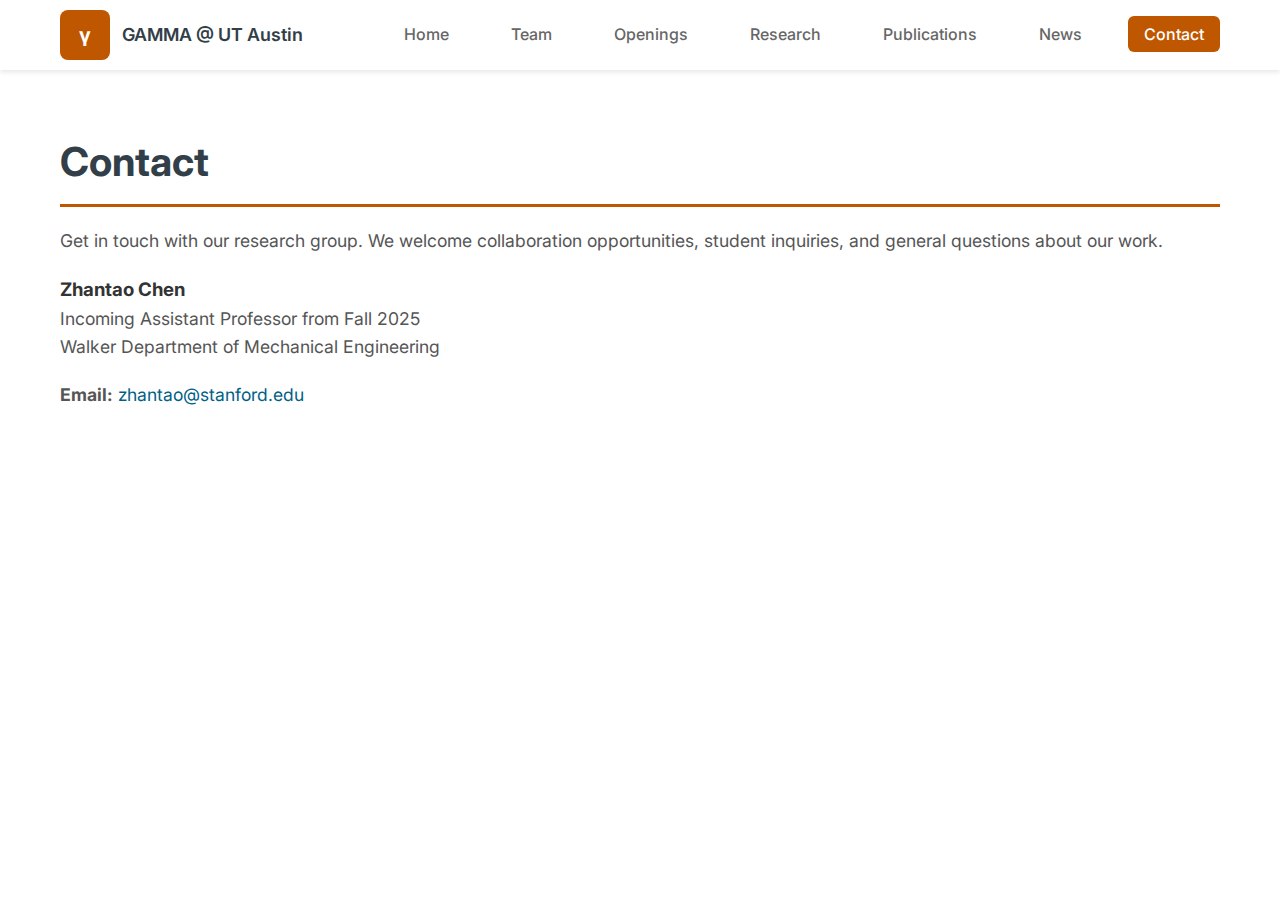
<file: pages/contact.html>
<!DOCTYPE html>
<html lang="en">
<head>
    <meta charset="UTF-8">
    <meta name="viewport" content="width=device-width, initial-scale=1.0">
    <title>GAMMA @ UT Austin - Contact</title>
    <link rel="stylesheet" href="../assets/css/style.css">
</head>
<body>
    <header class="header">
        <div class="header-content">
            <a href="../index.html" class="logo">
                <div class="logo-icon">γ</div>
                <span class="logo-text">GAMMA @ UT Austin</span>
            </a>
            <nav>
                <ul class="nav">
                    <li><a href="../index.html">Home</a></li>
                    <li><a href="team.html">Team</a></li>
                    <li><a href="openings.html">Openings</a></li>
                    <li><a href="research.html">Research</a></li>
                    <li><a href="publications.html">Publications</a></li>
                    <li><a href="news.html">News</a></li>
                    <li><a href="contact.html" class="active">Contact</a></li>
                </ul>
            </nav>
        </div>
    </header>

    <main class="main-content">
        <div class="container">
            <section class="section">
                <h1>Contact</h1>
                <p>Get in touch with our research group. We welcome collaboration opportunities, student inquiries, and general questions about our work.</p>
                
                        <h3>Zhantao Chen</h3>
                        <p>Incoming Assistant Professor from Fall 2025<br>
                        Walker Department of Mechanical Engineering</p>
                        
                        <p><strong>Email:</strong> <a href="mailto:zhantao@stanford.edu">zhantao@stanford.edu</a></p>
                        
                        <!-- <p><strong>Office Hours:</strong><br>
                        Tuesdays & Thursdays: 2:00-4:00 PM<br>
                        Or by appointment</p> -->
                    
                    <!-- <div class="contact-info">
                        <h3>Contact Information</h3>
                        <p><strong>General Email:</strong> research-group@cs.utexas.edu</p>
                        <p><strong>Phone:</strong> (512) 471-9734</p>
                        <p><strong>Fax:</strong> (512) 471-8885</p>
                        
                        <p><strong>Administrative Assistant:</strong><br>
                        Maria Rodriguez<br>
                        maria.rodriguez@utexas.edu<br>
                        (512) 471-9734</p>
                    </div> -->
            </section>

            <!-- <section class="section">
                <h2>For Prospective Students</h2>
                <div class="contact-info" style="max-width: 800px;">
                    <h3>Graduate Students</h3>
                    <p>We are always looking for talented graduate students to join our research group. If you're interested in pursuing a PhD or Master's degree with us:</p>
                    <ul style="margin-left: 20px; margin-top: 10px; line-height: 1.6;">
                        <li><strong>Application Process:</strong> Apply through the UT Austin Graduate School</li>
                        <li><strong>Prerequisites:</strong> Strong background in computer science, mathematics, or related field</li>
                        <li><strong>Programming Skills:</strong> Python, C++, experience with machine learning frameworks</li>
                        <li><strong>Application Deadline:</strong> December 15 for Fall admission</li>
                    </ul>
                    <p><strong>Contact:</strong> Please email Zhantao with your CV, research interests, and unofficial transcripts.</p>
                </div>
            </section> -->

            <!-- <section class="section">
                <h2>Visiting Researchers</h2>
                <p>We welcome visiting researchers, postdocs, and sabbatical visitors. Please contact Dr. Doe directly with:</p>
                <ul style="margin-left: 20px; margin-top: 15px; line-height: 1.6;">
                    <li>Your CV and research background</li>
                    <li>Proposed research collaboration or project</li>
                    <li>Intended duration of visit</li>
                    <li>Funding status (self-funded or seeking support)</li>
                </ul>
            </section>

            <section class="section">
                <h2>Industry Partnerships</h2>
                <p>We actively collaborate with industry partners on research projects. For partnership inquiries:</p>
                <div class="contact-info" style="max-width: 600px; margin-top: 20px;">
                    <p><strong>Industry Relations:</strong><br>
                    Dr. Jane Doe (Primary Contact)<br>
                    jane.doe@utexas.edu</p>
                    
                    <p><strong>UT Austin Industry Relations:</strong><br>
                    Office of Technology Commercialization<br>
                    (512) 471-3799<br>
                    otc@utexas.edu</p>
                </div>
            </section>

            <section class="section">
                <h2>Directions</h2>
                <div class="contact-grid">
                    <div class="contact-info">
                        <h3>Getting to Campus</h3>
                        <p><strong>By Car:</strong><br>
                        Visitor parking available in the Speedway Garage<br>
                        2105 San Jacinto Blvd, Austin, TX 78712</p>
                        
                        <p><strong>By Public Transit:</strong><br>
                        CapMetro Bus Routes: 1, 7, 10, 20<br>
                        Red Line MetroRail to MLK Jr. Station</p>
                        
                        <p><strong>By Air:</strong><br>
                        Austin-Bergstrom International Airport (AUS)<br>
                        ~20 minutes by car to campus</p>
                    </div>
                    
                    <div class="contact-info">
                        <h3>Finding Our Office</h3>
                        <p><strong>Gates Dell Complex (GDC):</strong><br>
                        Located on the north side of campus<br>
                        2317 Speedway (corner of Speedway & Dean Keeton)</p>
                        
                        <p><strong>Parking:</strong><br>
                        Speedway Garage (paid parking)<br>
                        Street parking (limited, time restrictions)</p>
                        
                        <p><strong>Building Access:</strong><br>
                        Main entrance faces Speedway<br>
                        Elevator to 4th floor<br>
                        North wing, Room 4.302</p>
                    </div>
                </div>
            </section> -->
        </div>
    </main>
</body>
</html>
</file>
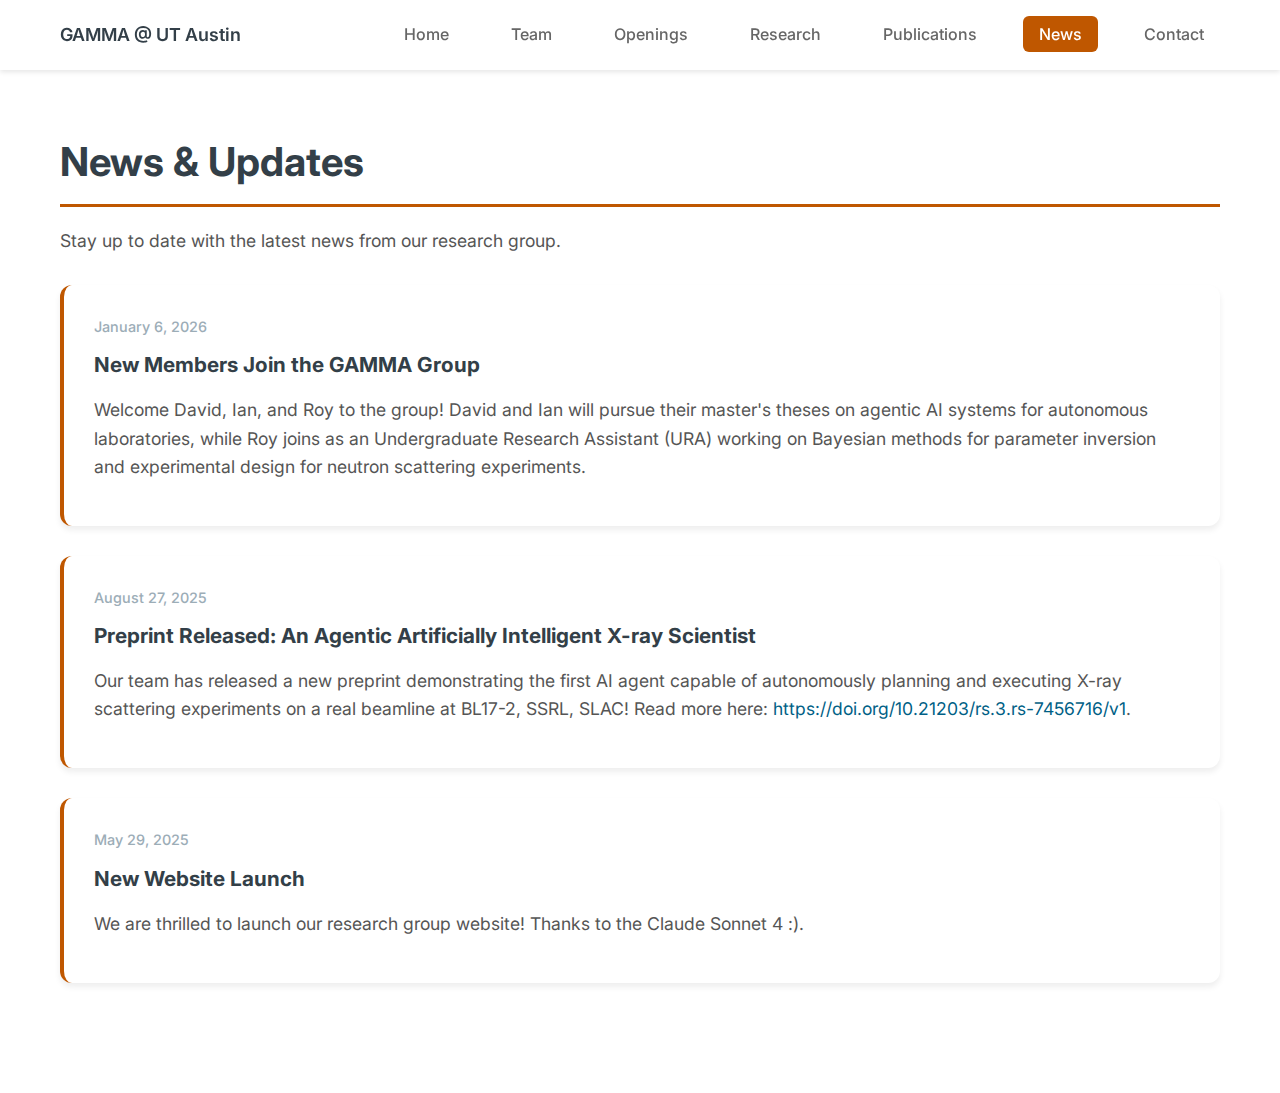
<file: pages/news.html>
<!DOCTYPE html>
<html lang="en">
<head>
    <meta charset="UTF-8">
    <meta name="viewport" content="width=device-width, initial-scale=1.0">
    <title>GAMMA @ UT Austin - News</title>
    <link rel="stylesheet" href="../assets/css/style.css">
    <script src="../assets/js/news.js"></script>
</head>
<body>
    <header class="header">
        <div class="header-content">
            <a href="../index.html" class="logo">
                <!-- <div class="logo-icon">γ</div> -->
                <span class="logo-text">GAMMA @ UT Austin</span>
            </a>
            <nav>
                <ul class="nav">
                    <li><a href="../index.html">Home</a></li>
                    <li><a href="team.html">Team</a></li>
                    <li><a href="openings.html">Openings</a></li>
                    <li><a href="research.html">Research</a></li>
                    <li><a href="publications.html">Publications</a></li>
                    <li><a href="news.html" class="active">News</a></li>
                    <li><a href="contact.html">Contact</a></li>
                </ul>
            </nav>
        </div>
    </header>

    <main class="main-content">
        <div class="container">
            <section class="section">
                <h1>News & Updates</h1>
                <p>Stay up to date with the latest news from our research group.</p>
                
                <div id="all-news-container" class="news-archive">
                    <!-- All news items will be loaded here by JavaScript -->
                    <div class="news-article">
                        <div class="news-date">Loading...</div>
                        <h3>Loading News...</h3>
                        <div class="news-content">
                            <p>Loading all news articles...</p>
                        </div>
                    </div>
                </div>
            </section>

            <!-- <section class="section">
                <h2>Archive</h2>
                <p>For older news and announcements, please see our <a href="#" style="color: var(--ut-dark-blue);">news archive</a> or contact us directly.</p>
            </section> -->
        </div>
    </main>
</body>
</html>
</file>
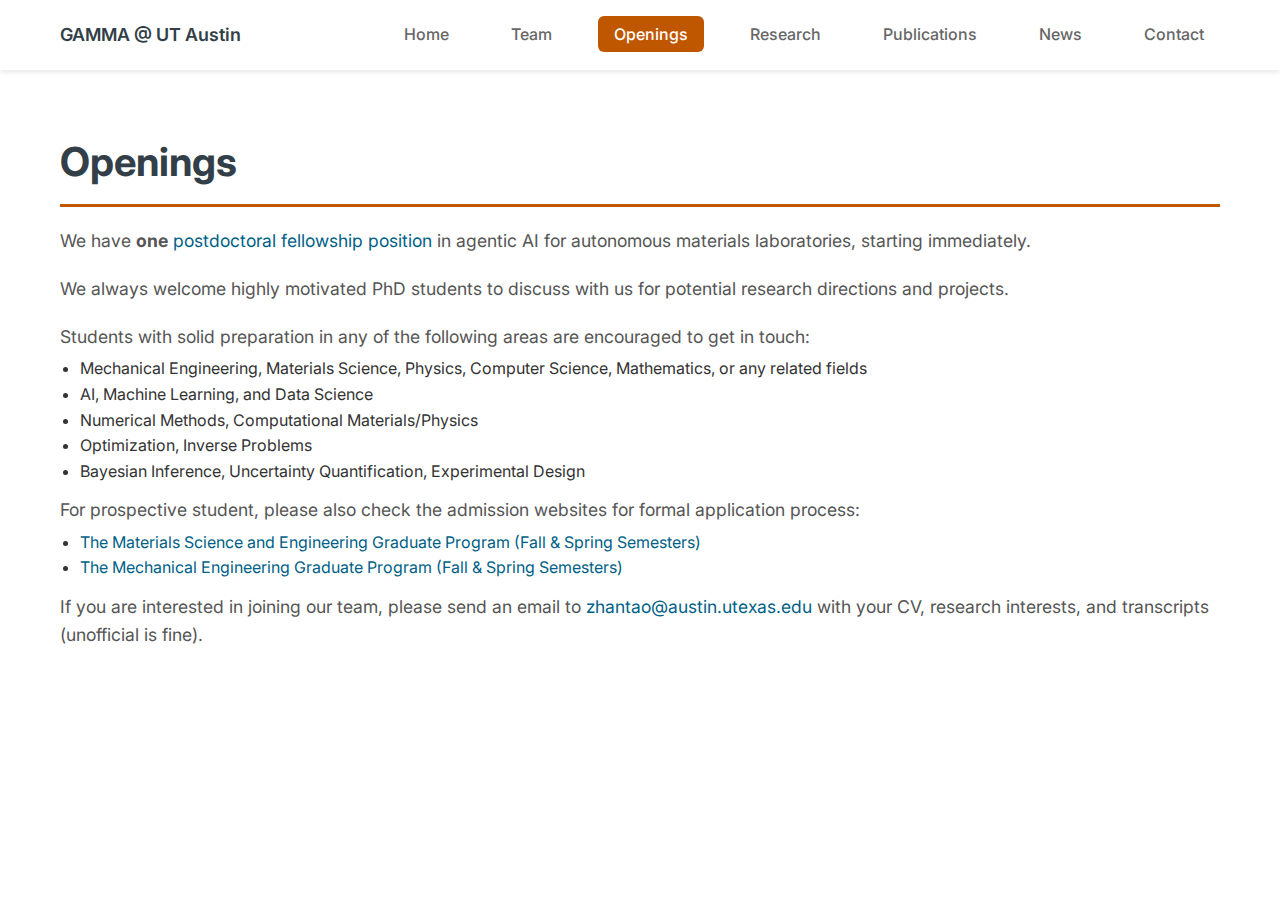
<file: pages/openings.html>
<!DOCTYPE html>
<html lang="en">
<head>
    <meta charset="UTF-8">
    <meta name="viewport" content="width=device-width, initial-scale=1.0">
    <title>GAMMA @ UT Austin - Openings</title>
    <link rel="stylesheet" href="../assets/css/style.css">
</head>
<body>
    <header class="header">
        <div class="header-content">
            <a href="../index.html" class="logo">
                <!-- <div class="logo-icon">γ</div> -->
                <span class="logo-text">GAMMA @ UT Austin</span>
            </a>
            <nav>
                <ul class="nav">
                    <li><a href="../index.html">Home</a></li>
                    <li><a href="team.html">Team</a></li>
                    <li><a href="openings.html" class="active">Openings</a></li>
                    <li><a href="research.html">Research</a></li>
                    <li><a href="publications.html">Publications</a></li>
                    <li><a href="news.html">News</a></li>
                    <li><a href="contact.html">Contact</a></li>
                </ul>
            </nav>
        </div>
    </header>

    <main class="main-content">
        <div class="container">

            <section class="section"; id="openings">
                <h1>Openings</h1>
                <p>We have <strong>one</strong> <a href="https://www.linkedin.com/jobs/view/4339322125" target="_blank">postdoctoral fellowship position</a> in agentic AI for autonomous materials laboratories, starting immediately.</p>
                <p>We always welcome highly motivated PhD students to discuss with us for potential research directions and projects.</p>
                <!-- <p>We have <strong>two</strong> PhD student openings for <strong>Fall 2026</strong>. We always welcome highly motivated PhD students to discuss with us for potential research directions and projects.</p> -->
                <!-- <div style="height: 12px;"></div> -->
                <p>Students with solid preparation in any of the following areas are encouraged to get in touch:</p>
                <ul style="margin-left: 20px; margin-top: -15px;">
                    <li>Mechanical Engineering, Materials Science, Physics, Computer Science, Mathematics, or any related fields</li>
                    <li>AI, Machine Learning, and Data Science</li>
                    <li>Numerical Methods, Computational Materials/Physics</li>
                    <li>Optimization, Inverse Problems</li>
                    <li>Bayesian Inference, Uncertainty Quantification, Experimental Design</li>
                </ul>
                <div style="height: 12px;"></div>
                <p>For prospective student, please also check the admission websites for formal application process:</p>
                <ul style="margin-left: 20px; margin-top: -15px;">
                    <li><a href="https://tmi.utexas.edu/academics/graduate-program/admissions" target="_blank">The Materials Science and Engineering Graduate Program (Fall & Spring Semesters)</a></li>
                    <li><a href="https://www.me.utexas.edu/academics/graduate-program/graduate-admissions" target="_blank">The Mechanical Engineering Graduate Program (Fall & Spring Semesters)</a></li>
                </ul>
                <div style="height: 12px;"></div>
                <p>If you are interested in joining our team, please send an email to <a href="mailto:zhantao@austin.utexas.edu">zhantao@austin.utexas.edu</a> with your CV, research interests, and transcripts (unofficial is fine).</p>
                
            </section>
        </div>
    </main>
</body>
</html>
</file>
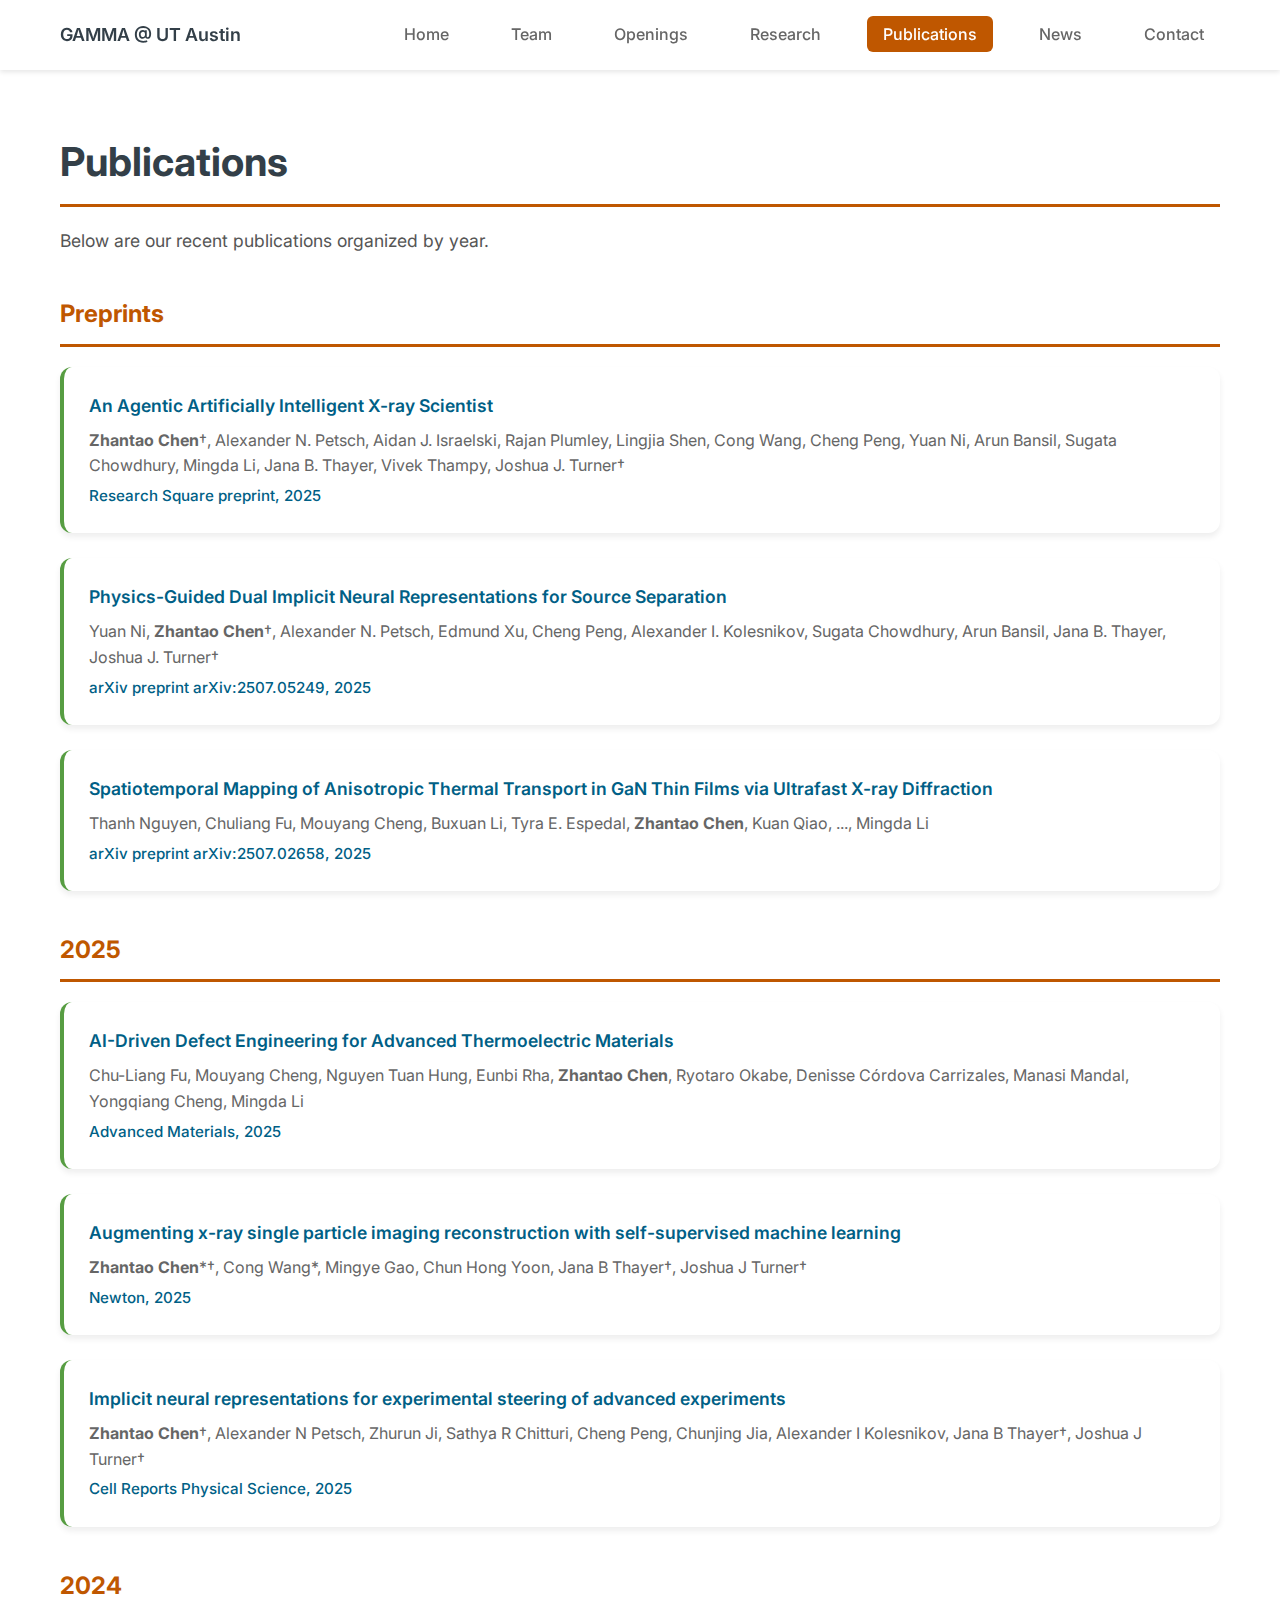
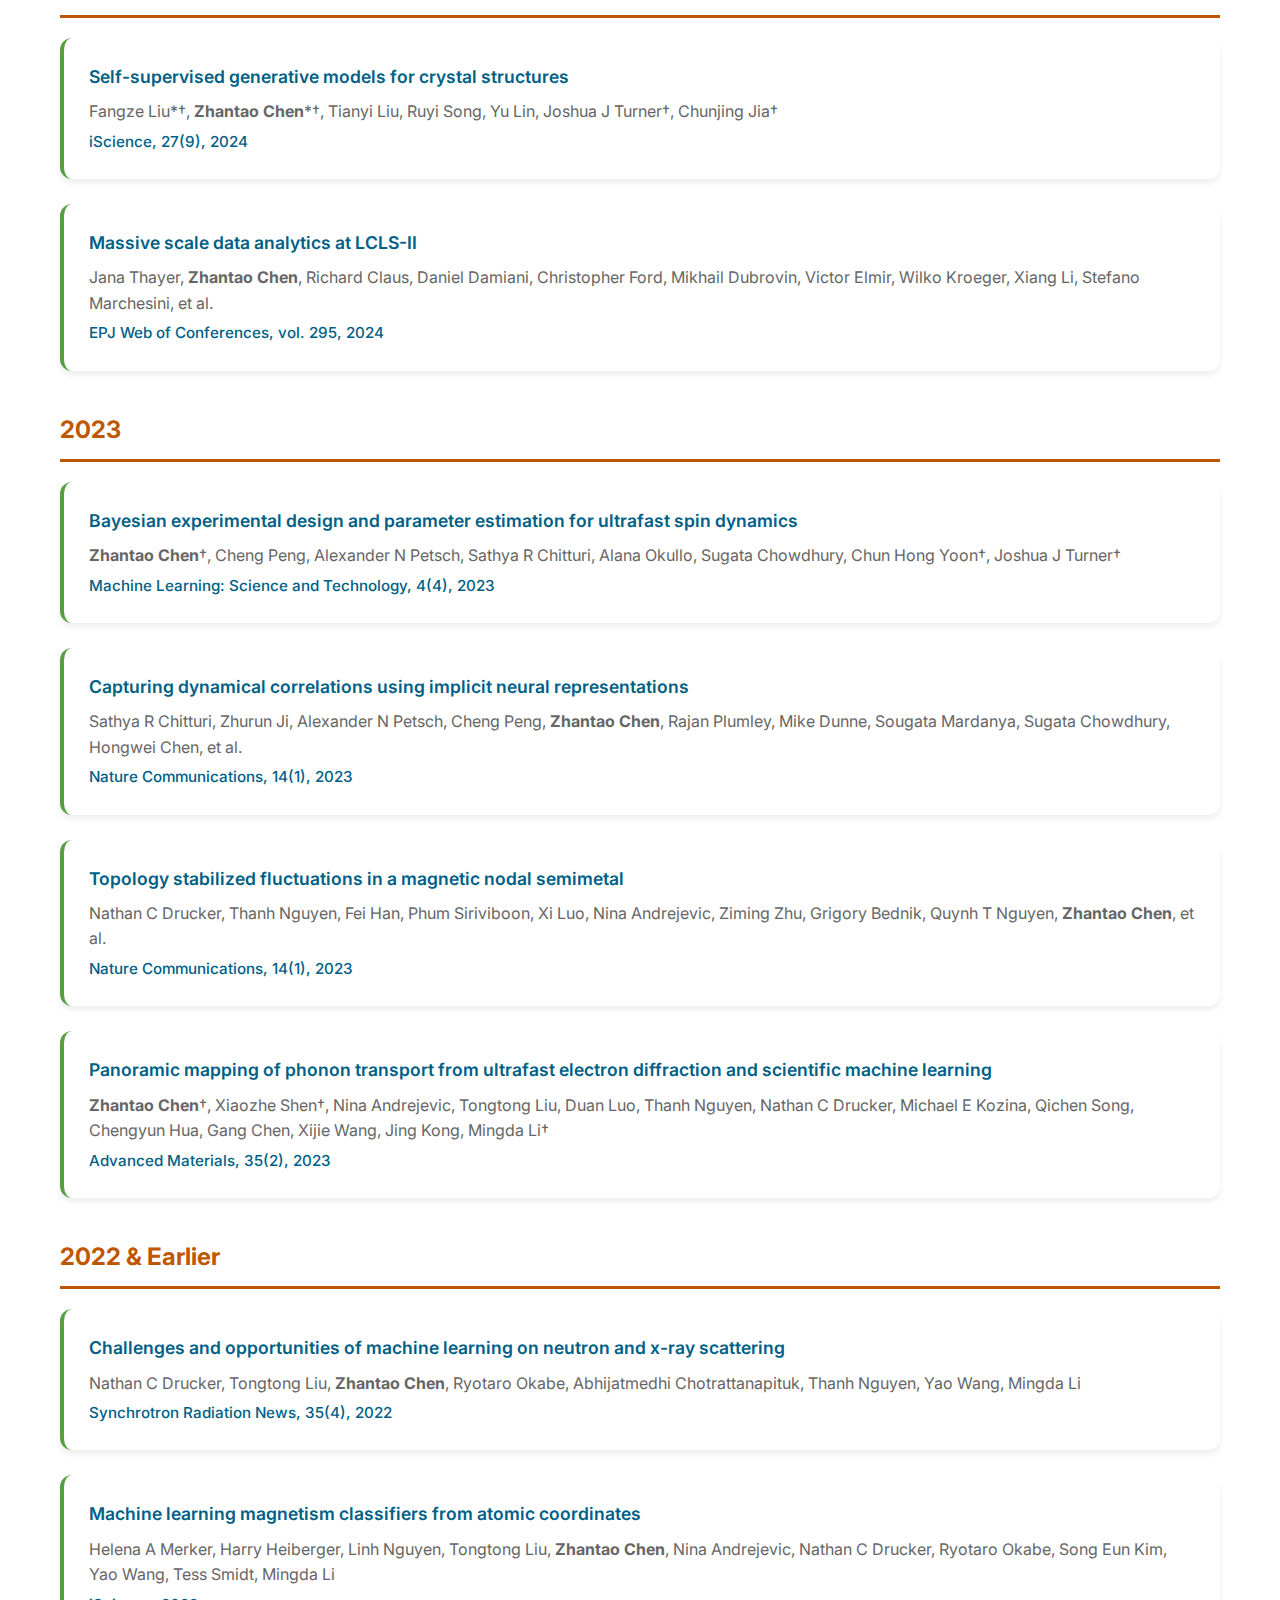
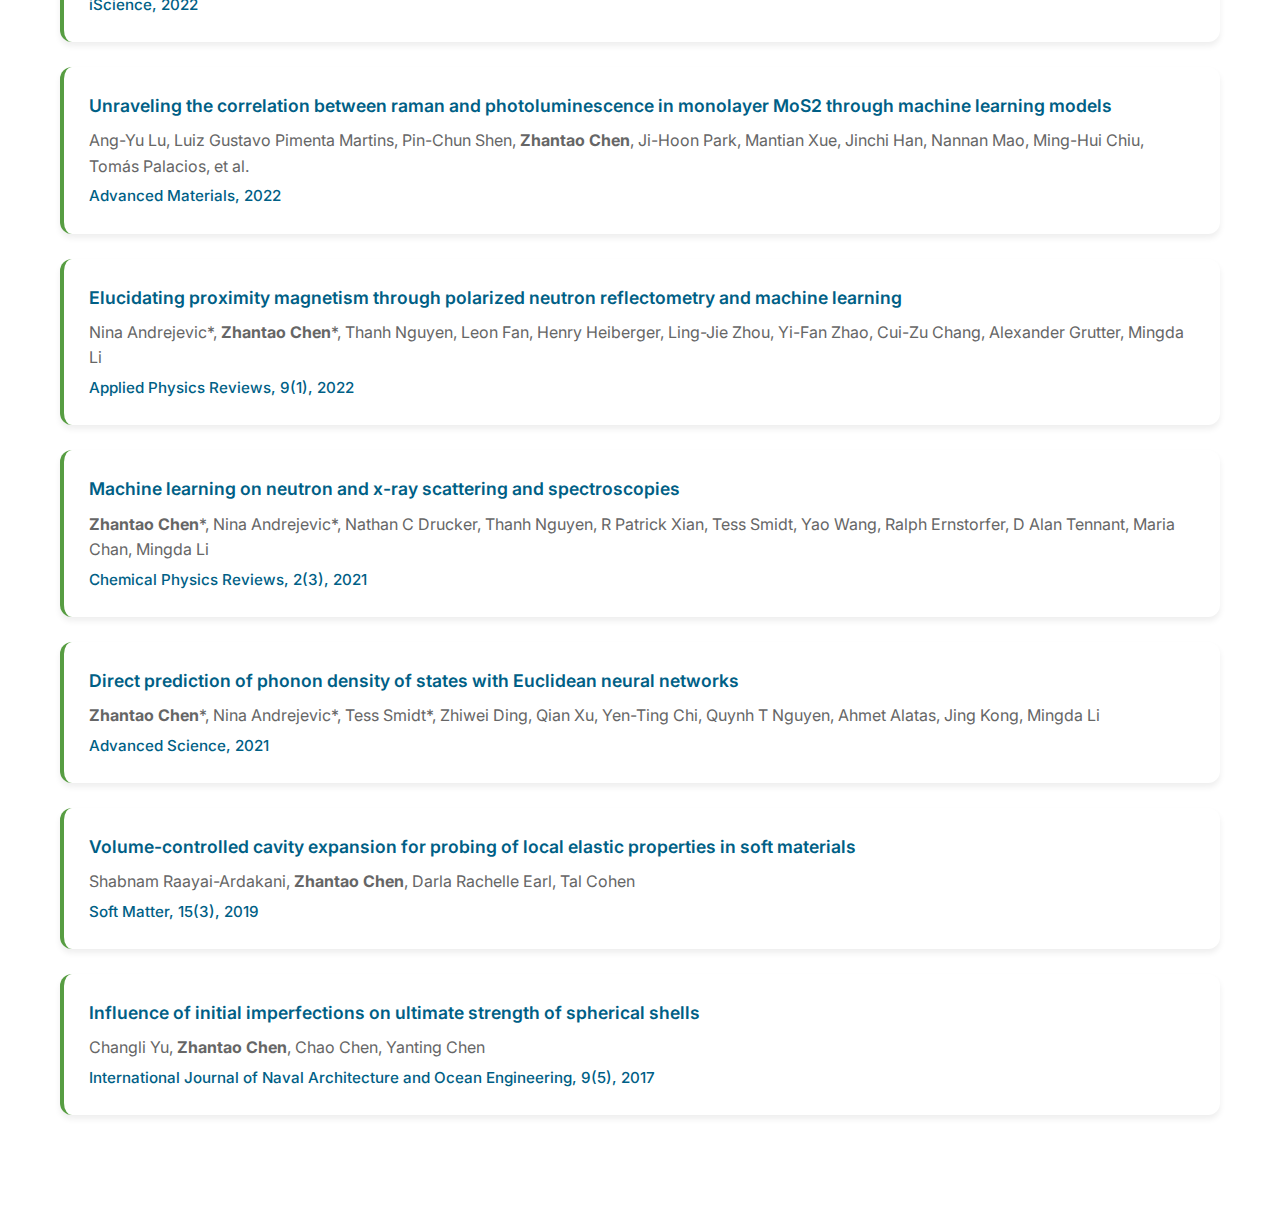
<file: pages/publications.html>
<!DOCTYPE html>
<html lang="en">
<head>
    <meta charset="UTF-8">
    <meta name="viewport" content="width=device-width, initial-scale=1.0">
    <title>GAMMA @ UT Austin - Publications</title>
    <link rel="stylesheet" href="../assets/css/style.css">
</head>
<body>
    <header class="header">
        <div class="header-content">
            <a href="../index.html" class="logo">
                <!-- <div class="logo-icon">γ</div> -->
                <span class="logo-text">GAMMA @ UT Austin</span>
            </a>
            <nav>
                <ul class="nav">
                    <li><a href="../index.html">Home</a></li>
                    <li><a href="team.html">Team</a></li>
                    <li><a href="openings.html">Openings</a></li>
                    <li><a href="research.html">Research</a></li>
                    <li><a href="publications.html" class="active">Publications</a></li>
                    <li><a href="news.html">News</a></li>
                    <li><a href="contact.html">Contact</a></li>
                </ul>
            </nav>
        </div>
    </header>

    <main class="main-content">
        <div class="container">
            <section class="section">
                <h1>Publications</h1>
                <p>Below are our recent publications organized by year.</p>


                <h2 style="margin-top: 40px; font-size: 1.5rem; color: var(--ut-burnt-orange);">Preprints</h2>
                
                <div class="publication-item">
                    <div class="publication-title">
                        <a href="https://doi.org/10.21203/rs.3.rs-7456716/v1" target="_blank" rel="noopener noreferrer">
                            An Agentic Artificially Intelligent X-ray Scientist
                        </a>
                    </div>
                    <div class="publication-authors">
                        <strong>Zhantao Chen</strong>†, Alexander N. Petsch, Aidan J. Israelski, Rajan Plumley, Lingjia Shen, Cong Wang, Cheng Peng, Yuan Ni, Arun Bansil, Sugata Chowdhury, Mingda Li, Jana B. Thayer, Vivek Thampy, Joshua J. Turner†
                    </div>
                    <div class="publication-venue">
                        Research Square preprint, 2025
                    </div>
                </div>
                
                <div class="publication-item">
                        <div class="publication-title"><a href="https://doi.org/10.48550/arXiv.2507.05249" target="_blank" rel="noopener noreferrer">Physics-Guided Dual Implicit Neural Representations for Source Separation</a></div>
                        <div class="publication-authors">Yuan Ni, <strong>Zhantao Chen</strong>†, Alexander N. Petsch, Edmund Xu, Cheng Peng, Alexander I. Kolesnikov, Sugata Chowdhury, Arun Bansil, Jana B. Thayer, Joshua J. Turner†</div>
                        <div class="publication-venue">arXiv preprint arXiv:2507.05249, 2025</div>
                    </div>

                    <div class="publication-item">
                        <div class="publication-title"><a href="https://doi.org/10.48550/arXiv.2507.02658" target="_blank" rel="noopener noreferrer">Spatiotemporal Mapping of Anisotropic Thermal Transport in GaN Thin Films via Ultrafast X-ray Diffraction</a></div>
                        <div class="publication-authors">Thanh Nguyen, Chuliang Fu, Mouyang Cheng, Buxuan Li, Tyra E. Espedal, <strong>Zhantao Chen</strong>, Kuan Qiao, ..., Mingda Li</div>
                        <div class="publication-venue">arXiv preprint arXiv:2507.02658, 2025</div>
                    </div>
                
                <h2 style="margin-top: 40px; font-size: 1.5rem; color: var(--ut-burnt-orange);">2025</h2>

                    <div class="publication-item">
                        <div class="publication-title"><a href="https://doi.org/10.1002/adma.202505642" target="_blank" rel="noopener noreferrer">AI-Driven Defect Engineering for Advanced Thermoelectric Materials</a></div>
                        <div class="publication-authors">Chu-Liang Fu, Mouyang Cheng, Nguyen Tuan Hung, Eunbi Rha, <strong>Zhantao Chen</strong>, Ryotaro Okabe, Denisse Córdova Carrizales, Manasi Mandal, Yongqiang Cheng, Mingda Li</div>
                        <div class="publication-venue">Advanced Materials, 2025</div>
                    </div>

                    <div class="publication-item">
                        <div class="publication-title"><a href="https://doi.org/10.1016/j.newton.2025.100110" target="_blank" rel="noopener noreferrer">Augmenting x-ray single particle imaging reconstruction with self-supervised machine learning</a></div>
                        <div class="publication-authors"><strong>Zhantao Chen</strong>*†, Cong Wang*, Mingye Gao, Chun Hong Yoon, Jana B Thayer†, Joshua J Turner†</div>
                        <div class="publication-venue">Newton, 2025</div>
                    </div>

                    <div class="publication-item">
                        <div class="publication-title"><a href="https://doi.org/10.1016/j.xcrp.2024.102333" target="_blank" rel="noopener noreferrer">Implicit neural representations for experimental steering of advanced experiments</a></div>
                        <div class="publication-authors"><strong>Zhantao Chen</strong>†, Alexander N Petsch, Zhurun Ji, Sathya R Chitturi, Cheng Peng, Chunjing Jia, Alexander I Kolesnikov, Jana B Thayer†, Joshua J Turner†</div>
                        <div class="publication-venue">Cell Reports Physical Science, 2025</div>
                    </div>

                <h2 style="margin-top: 40px; font-size: 1.5rem; color: var(--ut-burnt-orange);">2024</h2>

                    <div class="publication-item">
                        <div class="publication-title"><a href="https://doi.org/10.1016/j.isci.2024.110672" target="_blank" rel="noopener noreferrer">Self-supervised generative models for crystal structures</a></div>
                        <div class="publication-authors">Fangze Liu*†, <strong>Zhantao Chen</strong>*†, Tianyi Liu, Ruyi Song, Yu Lin, Joshua J Turner†, Chunjing Jia†</div>
                        <div class="publication-venue">iScience, 27(9), 2024</div>
                    </div>

                    <div class="publication-item">
                        <div class="publication-title"><a href="https://doi.org/10.1051/epjconf/202429513002" target="_blank" rel="noopener noreferrer">Massive scale data analytics at LCLS-II</a></div>
                        <div class="publication-authors">Jana Thayer, <strong>Zhantao Chen</strong>, Richard Claus, Daniel Damiani, Christopher Ford, Mikhail Dubrovin, Victor Elmir, Wilko Kroeger, Xiang Li, Stefano Marchesini, et al.</div>
                        <div class="publication-venue">EPJ Web of Conferences, vol. 295, 2024</div>
                    </div>

                <h2 style="margin-top: 40px; font-size: 1.5rem; color: var(--ut-burnt-orange);">2023</h2>

                    <div class="publication-item">
                        <div class="publication-title"><a href="https://doi.org/10.1088/2632-2153/ad113a" target="_blank" rel="noopener noreferrer">Bayesian experimental design and parameter estimation for ultrafast spin dynamics</a></div>
                        <div class="publication-authors"><strong>Zhantao Chen</strong>†, Cheng Peng, Alexander N Petsch, Sathya R Chitturi, Alana Okullo, Sugata Chowdhury, Chun Hong Yoon†, Joshua J Turner†</div>
                        <div class="publication-venue">Machine Learning: Science and Technology, 4(4), 2023</div>
                    </div>

                    <div class="publication-item">
                        <div class="publication-title"><a href="https://doi.org/10.1038/s41467-023-41378-4" target="_blank" rel="noopener noreferrer">Capturing dynamical correlations using implicit neural representations</a></div>
                        <div class="publication-authors">Sathya R Chitturi, Zhurun Ji, Alexander N Petsch, Cheng Peng, <strong>Zhantao Chen</strong>, Rajan Plumley, Mike Dunne, Sougata Mardanya, Sugata Chowdhury, Hongwei Chen, et al.</div>
                        <div class="publication-venue">Nature Communications, 14(1), 2023</div>
                    </div>

                    <div class="publication-item">
                        <div class="publication-title"><a href="https://doi.org/10.1038/s41467-023-40765-1" target="_blank" rel="noopener noreferrer">Topology stabilized fluctuations in a magnetic nodal semimetal</a></div>
                        <div class="publication-authors">Nathan C Drucker, Thanh Nguyen, Fei Han, Phum Siriviboon, Xi Luo, Nina Andrejevic, Ziming Zhu, Grigory Bednik, Quynh T Nguyen, <strong>Zhantao Chen</strong>, et al.</div>
                        <div class="publication-venue">Nature Communications, 14(1), 2023</div>
                    </div>

                    <div class="publication-item">
                        <div class="publication-title"><a href="https://doi.org/10.1002/adma.202206997" target="_blank" rel="noopener noreferrer">Panoramic mapping of phonon transport from ultrafast electron diffraction and scientific machine learning</a></div>
                        <div class="publication-authors"><strong>Zhantao Chen</strong>†, Xiaozhe Shen†, Nina Andrejevic, Tongtong Liu, Duan Luo, Thanh Nguyen, Nathan C Drucker, Michael E Kozina, Qichen Song, Chengyun Hua, Gang Chen, Xijie Wang, Jing Kong, Mingda Li†</div>
                        <div class="publication-venue">Advanced Materials, 35(2), 2023</div>
                    </div>

                <h2 style="margin-top: 40px; font-size: 1.5rem; color: var(--ut-burnt-orange);">2022 & Earlier</h2>
                    <div class="publication-item">
                        <div class="publication-title"><a href="https://doi.org/10.1080/08940886.2022.2112498" target="_blank" rel="noopener noreferrer">Challenges and opportunities of machine learning on neutron and x-ray scattering</a></div>
                        <div class="publication-authors">Nathan C Drucker, Tongtong Liu, <strong>Zhantao Chen</strong>, Ryotaro Okabe, Abhijatmedhi Chotrattanapituk, Thanh Nguyen, Yao Wang, Mingda Li</div>
                        <div class="publication-venue">Synchrotron Radiation News, 35(4), 2022</div>
                    </div>

                    <div class="publication-item">
                        <div class="publication-title"><a href="https://doi.org/10.1016/j.isci.2022.105192" target="_blank" rel="noopener noreferrer">Machine learning magnetism classifiers from atomic coordinates</a></div>
                        <div class="publication-authors">Helena A Merker, Harry Heiberger, Linh Nguyen, Tongtong Liu, <strong>Zhantao Chen</strong>, Nina Andrejevic, Nathan C Drucker, Ryotaro Okabe, Song Eun Kim, Yao Wang, Tess Smidt, Mingda Li</div>
                        <div class="publication-venue">iScience, 2022</div>
                    </div>

                    <div class="publication-item">
                        <div class="publication-title"><a href="https://doi.org/10.1002/adma.202202911" target="_blank" rel="noopener noreferrer">Unraveling the correlation between raman and photoluminescence in monolayer MoS2 through machine learning models</a></div>
                        <div class="publication-authors">Ang-Yu Lu, Luiz Gustavo Pimenta Martins, Pin-Chun Shen, <strong>Zhantao Chen</strong>, Ji-Hoon Park, Mantian Xue, Jinchi Han, Nannan Mao, Ming-Hui Chiu, Tomás Palacios, et al.</div>
                        <div class="publication-venue">Advanced Materials, 2022</div>
                    </div>

                    <div class="publication-item">
                        <div class="publication-title"><a href="https://doi.org/10.1063/5.0078814" target="_blank" rel="noopener noreferrer">Elucidating proximity magnetism through polarized neutron reflectometry and machine learning</a></div>
                        <div class="publication-authors">Nina Andrejevic*, <strong>Zhantao Chen</strong>*, Thanh Nguyen, Leon Fan, Henry Heiberger, Ling-Jie Zhou, Yi-Fan Zhao, Cui-Zu Chang, Alexander Grutter, Mingda Li</div>
                        <div class="publication-venue">Applied Physics Reviews, 9(1), 2022</div>
                    </div>

                    <div class="publication-item">
                        <div class="publication-title"><a href="https://doi.org/10.1063/5.0049111" target="_blank" rel="noopener noreferrer">Machine learning on neutron and x-ray scattering and spectroscopies</a></div>
                        <div class="publication-authors"><strong>Zhantao Chen</strong>*, Nina Andrejevic*, Nathan C Drucker, Thanh Nguyen, R Patrick Xian, Tess Smidt, Yao Wang, Ralph Ernstorfer, D Alan Tennant, Maria Chan, Mingda Li</div>
                        <div class="publication-venue">Chemical Physics Reviews, 2(3), 2021</div>
                    </div>

                    <div class="publication-item">
                        <div class="publication-title"><a href="https://doi.org/10.1002/advs.202004214" target="_blank" rel="noopener noreferrer">Direct prediction of phonon density of states with Euclidean neural networks</a></div>
                        <div class="publication-authors"><strong>Zhantao Chen</strong>*, Nina Andrejevic*, Tess Smidt*, Zhiwei Ding, Qian Xu, Yen-Ting Chi, Quynh T Nguyen, Ahmet Alatas, Jing Kong, Mingda Li</div>
                        <div class="publication-venue">Advanced Science, 2021</div>
                    </div>

                    <div class="publication-item">
                        <div class="publication-title"><a href="https://doi.org/10.1039/C8SM02142B" target="_blank" rel="noopener noreferrer">Volume-controlled cavity expansion for probing of local elastic properties in soft materials</a></div>
                        <div class="publication-authors">Shabnam Raayai-Ardakani, <strong>Zhantao Chen</strong>, Darla Rachelle Earl, Tal Cohen</div>
                        <div class="publication-venue">Soft Matter, 15(3), 2019</div>
                    </div>

                    <div class="publication-item">
                        <div class="publication-title"><a href="https://doi.org/10.1016/j.ijnaoe.2017.02.003" target="_blank" rel="noopener noreferrer">Influence of initial imperfections on ultimate strength of spherical shells</a></div>
                        <div class="publication-authors">Changli Yu, <strong>Zhantao Chen</strong>, Chao Chen, Yanting Chen</div>
                        <div class="publication-venue">International Journal of Naval Architecture and Ocean Engineering, 9(5), 2017</div>
                    </div>


            <!-- <section class="section">
                <h2>Awards and Recognition</h2>
                <ul style="margin-left: 20px; margin-top: 15px; line-height: 1.8;">
                    <li><strong>2024:</strong> Best Paper Award, CVPR 2024 - "Deep Learning Approaches to Computer Vision"</li>
                    <li><strong>2024:</strong> NSF CAREER Award - Dr. Jane Doe</li>
                    <li><strong>2023:</strong> Outstanding Student Paper Award, ICML 2023 - John Smith</li>
                    <li><strong>2023:</strong> IEEE Young Investigator Award - Dr. Anna Lee</li>
                    <li><strong>2022:</strong> Best Demo Award, CHI 2022 - Human-AI Collaboration Interface</li>
                </ul>
            </section>

            <section class="section">
                <h2>Preprints and Working Papers</h2>
                <p>Current work under review or in preparation:</p>
                <div class="publications">
                    <div class="publication-item">
                        <div class="publication-title">Foundation Models for Scientific Discovery</div>
                        <div class="publication-authors">J. Doe, S. Johnson, A. Lee, M. Brown</div>
                        <div class="publication-venue">arXiv preprint arXiv:2025.00123 (Under review at Nature Machine Intelligence)</div>
                    </div>
                    <div class="publication-item">
                        <div class="publication-title">Quantum-Inspired Algorithms for Classical Machine Learning</div>
                        <div class="publication-authors">A. Lee, J. Smith, E. Martinez</div>
                        <div class="publication-venue">arXiv preprint arXiv:2025.00456 (Under review at ICML 2025)</div>
                    </div>
                </div>
            </section> -->
        </div>
    </main>
</body>
</html>
</file>
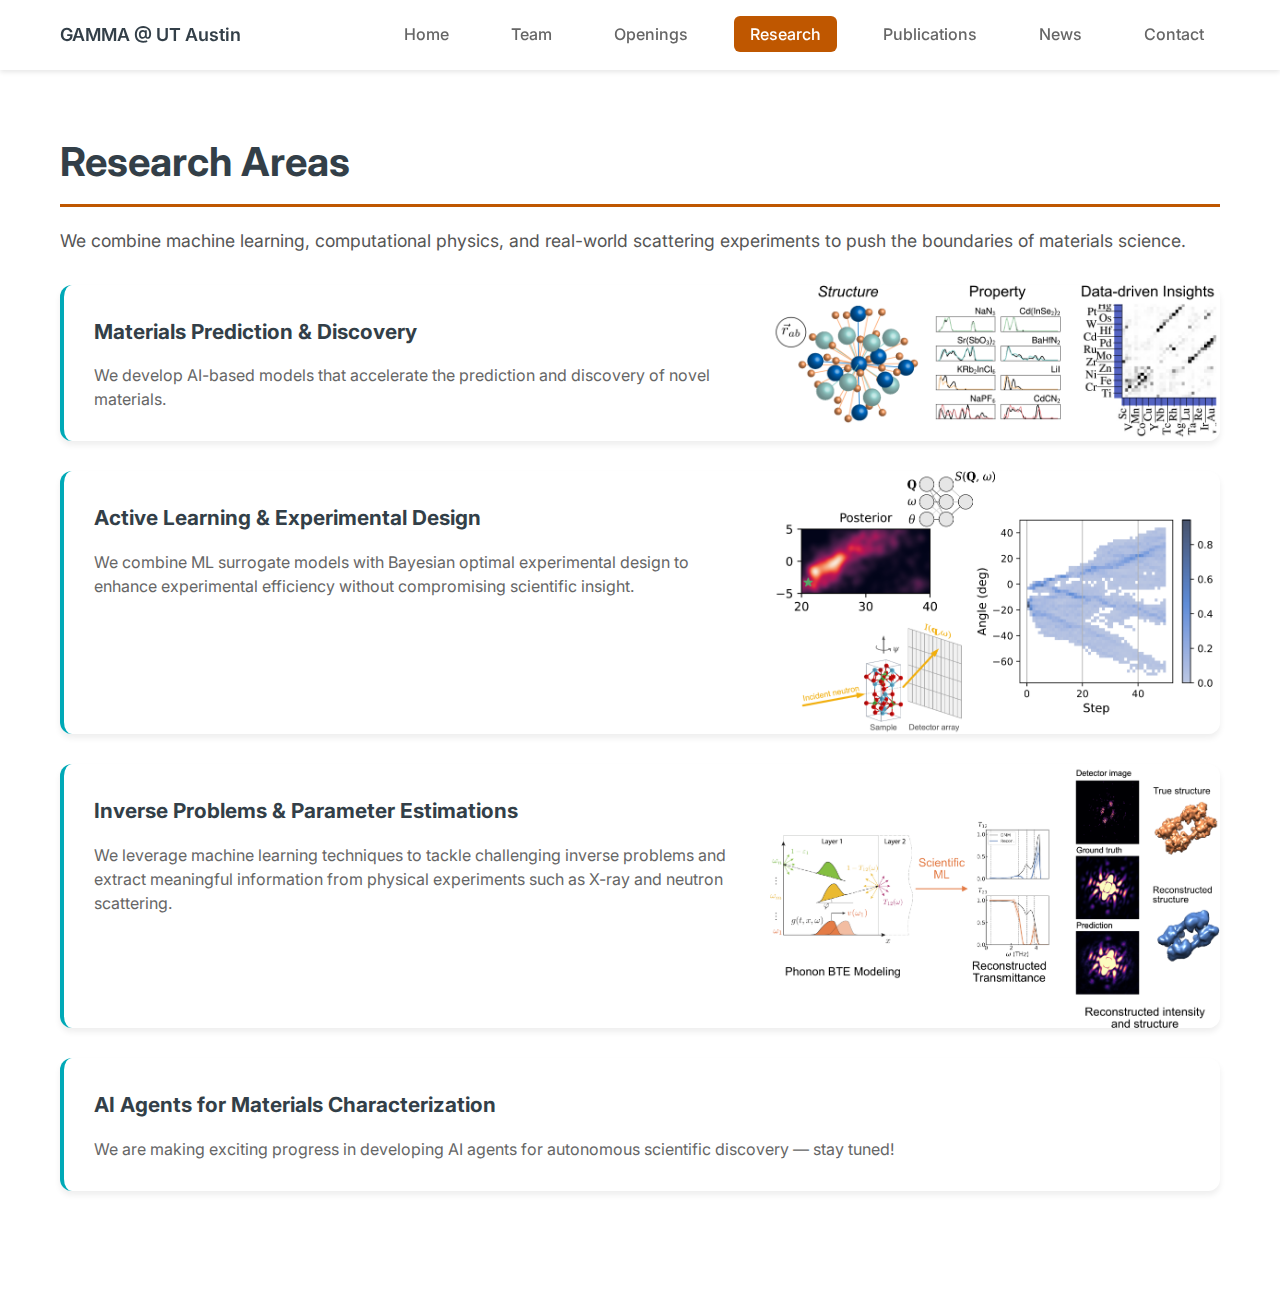
<file: pages/research.html>
<!DOCTYPE html>
<html lang="en">
<head>
    <meta charset="UTF-8">
    <meta name="viewport" content="width=device-width, initial-scale=1.0">
    <title>GAMMA @ UT Austin - Research</title>
    <link rel="stylesheet" href="../assets/css/style.css">
</head>
<body>
    <header class="header">
        <div class="header-content">
            <a href="../index.html" class="logo">
                <!-- <div class="logo-icon">γ</div> -->
                <span class="logo-text">GAMMA @ UT Austin</span>
            </a>
            <nav>
                <ul class="nav">
                    <li><a href="../index.html">Home</a></li>
                    <li><a href="team.html">Team</a></li>
                    <li><a href="openings.html">Openings</a></li>
                    <li><a href="research.html" class="active">Research</a></li>
                    <li><a href="publications.html">Publications</a></li>
                    <li><a href="news.html">News</a></li>
                    <li><a href="contact.html">Contact</a></li>
                </ul>
            </nav>
        </div>
    </header>

    <main class="main-content">
        <div class="container">
            <section class="section">
                <h1>Research Areas</h1>
                <p>We combine machine learning, computational physics, and real-world scattering experiments to push the boundaries of materials science.</p>
                
                <div class="research-areas">
                    <div class="research-area">
                        <div class="research-content">
                            <h3>Materials Prediction & Discovery</h3>
                            <p>We develop AI-based models that accelerate the prediction and discovery of novel materials.</p>
                        </div>
                        <div class="research-image">
                            <img src="../assets/images/research/materials-prediction.png" alt="Materials Prediction & Discovery">
                        </div>
                    </div>

                    <div class="research-area">
                        <div class="research-content">
                            <h3>Active Learning & Experimental Design</h3>
                            <p>We combine ML surrogate models with Bayesian optimal experimental design to enhance experimental efficiency without compromising scientific insight.</p>
                        </div>
                        <div class="research-image">
                            <img src="../assets/images/research/active-learning.png" alt="Active Learning & Experimental Design">
                        </div>
                    </div>

                    <div class="research-area">
                        <div class="research-content">
                            <h3>Inverse Problems & Parameter Estimations</h3>
                            <p>We leverage machine learning techniques to tackle challenging inverse problems and extract meaningful information from physical experiments such as X-ray and neutron scattering.</p>
                        </div>
                        <div class="research-image">
                            <img src="../assets/images/research/inverse-problems.png" alt="Inverse Problems & Parameter Estimations">
                        </div>
                    </div>

                    <div class="research-area">
                        <div class="research-content">
                            <h3>AI Agents for Materials Characterization</h3>
                            <p>We are making exciting progress in developing AI agents for autonomous scientific discovery — stay tuned!</p>
                        </div>
                        <!-- Example of a research area without an image -->
                        <!-- <div class="research-image">
                            <img src="../assets/images/research/ai-agents.jpg" alt="AI Agents for Materials Characterization">
                        </div> -->
                    </div>
                </div>
            </section>
        </div>
    </main>
</body>
</html>
</file>
<file: assets/css/style.css>
/* UT Austin Research Group - Main Stylesheet */

/* Import Google Fonts for better typography */
@import url('https://fonts.googleapis.com/css2?family=Inter:wght@300;400;500;600;700&family=Merriweather:wght@300;400;700&display=swap');

* {
    margin: 0;
    padding: 0;
    box-sizing: border-box;
}

body {
    font-family: 'Inter', -apple-system, BlinkMacSystemFont, 'Segoe UI', Roboto, sans-serif;
    line-height: 1.6;
    color: #333;
    background-color: #ffffff;
}

/* Alternative font combinations - uncomment your preferred option */

/* Option 1: Modern and clean (current) */
/* Uses Inter for body text - highly readable */

/* Option 2: Academic and traditional */
/*
body {
    font-family: 'Merriweather', Georgia, serif;
}
.hero-text h1, .section h1, .section h2 {
    font-family: 'Inter', sans-serif;
}
*/

/* Option 3: Mix of modern sans-serif for headings, serif for body */
/*
body {
    font-family: 'Merriweather', Georgia, serif;
}
h1, h2, h3, h4, h5, h6, .nav, .logo-text {
    font-family: 'Inter', sans-serif;
}
*/

/* UT Austin Color Palette */
:root {
    --ut-burnt-orange: #bf5700;
    --ut-secondary-orange: #f8971f;
    --ut-yellow: #ffd600;
    --ut-light-green: #a6cd57;
    --ut-dark-green: #579d42;
    --ut-teal: #00a9b7;
    --ut-dark-blue: #005f86;
    --ut-gray: #9cadb7;
    --ut-warm-gray: #d6d2c4;
    --ut-charcoal: #333f48;
}

/* Header Styles */
.header {
    background: white;
    box-shadow: 0 2px 5px rgba(0,0,0,0.1);
    position: sticky;
    top: 0;
    z-index: 100;
}

.header-content {
    max-width: 1200px;
    margin: 0 auto;
    padding: 0 20px;
    display: flex;
    align-items: center;
    justify-content: space-between;
    height: 70px;
}

.logo {
    display: flex;
    align-items: center;
    gap: 12px;
    text-decoration: none;
}

.logo-icon {
    width: 50px;
    height: 50px;
    background: var(--ut-burnt-orange);
    border-radius: 8px;
    display: flex;
    align-items: center;
    justify-content: center;
    color: white;
    font-weight: bold;
    font-size: 20px;
}

.logo-text {
    font-size: 18px;
    font-weight: 600;
    color: var(--ut-charcoal);
}

.nav {
    display: flex;
    list-style: none;
    gap: 30px;
}

.nav a {
    text-decoration: none;
    color: #666;
    font-weight: 500;
    padding: 8px 16px;
    border-radius: 6px;
    transition: all 0.3s;
}

.nav a:hover, .nav a.active {
    color: white;
    background-color: var(--ut-burnt-orange);
}

/* Layout Helpers */
.container {
    max-width: 1200px;
    margin: 0 auto;
    padding: 0 20px;
}

.main-content {
    padding: 60px 0;
}

.section {
    margin-bottom: 50px;
}

.section h1, .section h2 {
    color: var(--ut-charcoal);
    margin-bottom: 20px;
    padding-bottom: 10px;
    border-bottom: 3px solid var(--ut-burnt-orange);
}

.section h1 {
    font-size: 2.5rem;
}

.section h2 {
    font-size: 2rem;
}

.section p {
    font-size: 1.1rem;
    color: #555;
    margin-bottom: 20px;
}

.section a {
    color: var(--ut-dark-blue);
    text-decoration: none;
}

.section a:hover {
    text-decoration: underline;
}

/* Hero Section (Home page) */
/* .hero {
    padding: 60px 0;
    background: linear-gradient(135deg, rgba(248, 249, 250, 0.95) 0%, rgba(233, 236, 239, 0.95) 100%), 
                url('../images/ut-campus-bg.jpg') center/cover no-repeat;
    background-attachment: fixed;
    position: relative;
} */

/* Alternative background options - uncomment the one you prefer */

/* Option 1: Darker overlay for better text contrast */

/* .hero {
    padding: 60px 0;
    background: linear-gradient(135deg, rgba(51, 63, 72, 0.8) 0%, rgba(191, 87, 0, 0.1) 100%), 
                url('../images/ut-campus-bg.jpg') center/cover no-repeat;
    background-attachment: fixed;
    position: relative;
} */


/* Option 2: Subtle texture with UT tower image */

/* .hero {
    padding: 60px 0;
    background: linear-gradient(135deg, rgba(255, 255, 255, 0.92) 0%, rgba(248, 249, 250, 0.88) 100%), 
                url('../images/ut-tower.jpg') right center/contain no-repeat,
                linear-gradient(135deg, #f8f9fa 0%, #e9ecef 100%);
    position: relative;
} */


/* Option 3: Split background - image on right, content on left */

.hero {
    padding: 60px 0;
    background: linear-gradient(90deg, rgba(248, 249, 250, 0.7) 40%, rgba(248, 249, 250, 0.7) 60%, rgba(248, 249, 250, 0.7) 80%, transparent 100%), 
                url('../images/ut-campus-bg.jpg') right center/cover no-repeat;
    position: relative;
}


.hero-content {
    display: grid;
    grid-template-columns: 1fr 300px;
    gap: 60px;
    align-items: center;
}

.hero-text h1 {
    font-size: 3rem;
    font-weight: 700;
    color: var(--ut-charcoal);
    margin-bottom: 20px;
    line-height: 1.2;
    border: none;
    padding: 0;
    text-shadow: 0 2px 4px rgba(255, 255, 255, 0.8);
    /* Add subtle shadow for better readability over background */
}

.hero-subtitle {
    font-size: 1.5rem;
    color: var(--ut-burnt-orange);
    margin-bottom: 30px;
    font-weight: 600;
    text-shadow: 0 1px 2px rgba(255, 255, 255, 0.8);
}

.hero-description {
    font-size: 1.1rem;
    color: var(--ut-charcoal);
    margin-bottom: 30px;
    background-color: rgba(255, 255, 255, 0.9);
    padding: 25px;
    border-radius: 12px;
    box-shadow: 0 4px 6px rgba(0, 0, 0, 0.1);
    border-left: 4px solid var(--ut-burnt-orange);
}

.hero-description strong {
    color: var(--ut-burnt-orange);
    font-weight: 600;
}

/* .hero-description p {
    margin-top: 15px;
    margin-bottom: 15px;
    line-height: 1.6;
    color: var(--ut-charcoal);
} */

.hero-description {
    font-size: 1.1rem;
    color: var(--ut-charcoal);
    margin-bottom: 30px;
    background-color: rgba(255, 255, 255, 0.25); /* More transparent: was 0.9, now 0.75 */
    padding: 25px;
    border-radius: 12px;
    box-shadow: 0 4px 6px rgba(0, 0, 0, 0.1);
    border-left: 4px solid var(--ut-burnt-orange);
    backdrop-filter: blur(8px); /* Adds subtle glass effect */
}

.university-info {
    display: flex;
    align-items: center;
    gap: 15px;
    margin-bottom: 20px;
}

.university-logo {
    width: 60px;
    height: 60px;
    background: var(--ut-burnt-orange);
    border-radius: 12px;
    display: flex;
    align-items: center;
    justify-content: center;
    color: white;
    font-weight: bold;
    font-size: 24px;
}

.university-text h2 {
    font-size: 1.8rem;
    color: var(--ut-charcoal);
    margin-bottom: 5px;
    border: none;
    padding: 0;
}

.university-text p {
    color: var(--ut-burnt-orange);
    font-size: 1.1rem;
    font-weight: 500;
}

/* News Sidebar */
.news-sidebar {
    background-color: rgba(255, 255, 255, 0.25); /* More transparent: was 0.9, now 0.75 */
    border-radius: 12px;
    padding: 30px;
    box-shadow: 0 4px 6px rgba(0,0,0,0.07);
    border-left: 4px solid var(--ut-burnt-orange);
    height: fit-content;
    max-height: 500px; /* Fixed maximum height */
    display: flex;
    flex-direction: column;
    backdrop-filter: blur(8px); /* Adds a glassmorphism effect */
}

.news-sidebar h3 {
    font-size: 1.5rem;
    margin-bottom: 20px;
    color: var(--ut-charcoal);
    flex-shrink: 0; /* Don't shrink the title */
}

#recent-news-container {
    flex: 1;
    overflow-y: auto; /* Make it scrollable */
    max-height: 350px; /* Limit the scrollable area */
    margin-bottom: 15px;
    padding-right: 10px; /* Space for scrollbar */
}

/* Custom scrollbar styling */
#recent-news-container::-webkit-scrollbar {
    width: 6px;
}

#recent-news-container::-webkit-scrollbar-track {
    background: #f1f1f1;
    border-radius: 3px;
}

#recent-news-container::-webkit-scrollbar-thumb {
    background: var(--ut-burnt-orange);
    border-radius: 3px;
}

#recent-news-container::-webkit-scrollbar-thumb:hover {
    background: var(--ut-secondary-orange);
}

.news-item {
    margin-bottom: 20px;
    padding-bottom: 15px;
    border-bottom: 1px solid #ecf0f1;
}

.news-item:last-child {
    border-bottom: none;
    margin-bottom: 0;
}

.news-date {
    font-size: 0.9rem;
    color: var(--ut-gray);
    margin-bottom: 8px;
    font-weight: 500;
}

.news-content {
    font-size: 0.95rem;
    color: #555;
    line-height: 1.5;
}

.news-content a {
    color: var(--ut-dark-blue);
    text-decoration: none;
}

.news-content a:hover {
    text-decoration: underline;
}

/* Team Styles */
.team-grid {
    display: grid;
    grid-template-columns: repeat(auto-fit, minmax(250px, 1fr));
    gap: 30px;
    margin-top: 30px;
}

.team-member {
    text-align: center;
    background: white;
    padding: 30px;
    border-radius: 12px;
    box-shadow: 0 4px 6px rgba(0,0,0,0.07);
    transition: transform 0.3s;
    border-top: 4px solid var(--ut-burnt-orange);
}

.team-member:hover {
    transform: translateY(-5px);
}

/* Team Member Photo Styles - Supporting both placeholder and real images */

/* Base styles for all member photos */
.member-photo {
    width: 120px;
    height: 120px;
    border-radius: 50%;
    margin: 0 auto 15px;
    overflow: hidden;
    position: relative;
    box-shadow: 0 4px 8px rgba(0, 0, 0, 0.15);
    border: 3px solid white;
}

/* Styles for placeholder (gradient background with initials) */
.member-photo.placeholder {
    background: linear-gradient(135deg, var(--ut-burnt-orange), var(--ut-secondary-orange));
    display: flex;
    align-items: center;
    justify-content: center;
    color: white;
    font-size: 2rem;
    font-weight: bold;
}

/* Styles for real images */
.member-photo img {
    width: 100%;
    height: 100%;
    object-fit: cover;
    display: block;
    transition: transform 0.3s ease;
}

/* Optional hover effect for real images */
.member-photo:hover img {
    transform: scale(1.1);
}

.member-name {
    font-size: 1.3rem;
    font-weight: 600;
    color: var(--ut-charcoal);
    margin-bottom: 8px;
}

.member-role {
    color: var(--ut-burnt-orange);
    font-size: 1rem;
    font-weight: 500;
    margin-bottom: 10px;
}

.member-background {
    color: var(--ut-dark-blue);
    font-size: 0.9rem;
    font-weight: 500;
    margin-bottom: 12px;
    padding: 8px 12px;
    background-color: rgba(191, 87, 0, 0.1);
    border-radius: 6px;
    border-left: 3px solid var(--ut-burnt-orange);
    line-height: 1.4;
    white-space: pre-line; /* This allows line breaks */
}

.member-description {
    color: #666;
    font-size: 0.9rem;
    line-height: 1.4;
}

/* Research Styles */
/* Research Area Styles - Updated with image support */
.research-areas {
    display: flex;
    flex-direction: column;
    gap: 30px;
    margin-top: 30px;
}

.research-area {
    background: white;
    border-radius: 12px;
    box-shadow: 0 4px 6px rgba(0,0,0,0.07);
    border-left: 4px solid var(--ut-teal);
    display: flex;
    overflow: hidden;
    transition: transform 0.3s ease;
}

.research-area:hover {
    transform: translateY(-5px);
}

.research-content {
    padding: 30px;
    flex: 1;
}

.research-content h3 {
    color: var(--ut-charcoal);
    margin-bottom: 15px;
    font-size: 1.3rem;
}

.research-content p {
    color: #666;
    font-size: 1rem;
    line-height: 1.5;
    margin-bottom: 0;
}

.research-image {
    width: 450px;
    flex-shrink: 0;
    overflow: hidden;
}

.research-image img {
    width: 100%;
    height: 100%;
    object-fit: cover;
    display: block;
}

/* For research areas without images */
.research-area:not(:has(.research-image)) {
    border-radius: 12px;
}

/* Responsive adjustments for research areas */
@media (max-width: 768px) {
    .research-area {
        flex-direction: column;
    }
    
    .research-image {
        width: 100%;
        height: 200px;
        order: -1; /* Image appears above content on mobile */
    }
    
    .research-content {
        padding: 20px;
    }
}

/* Publications Styles */
.publications {
    margin-top: 30px;
}

.publication-item {
    background: white;
    margin-bottom: 25px;
    padding: 25px;
    border-radius: 12px;
    box-shadow: 0 4px 6px rgba(0,0,0,0.07);
    border-left: 4px solid var(--ut-dark-green);
}

.publication-title {
    font-weight: 600;
    color: var(--ut-charcoal);
    margin-bottom: 8px;
    font-size: 1.1rem;
}

.publication-authors {
    color: #666;
    font-size: 1rem;
    margin-bottom: 5px;
}

.publication-venue {
    color: var(--ut-dark-blue);
    font-size: 0.95rem;
    font-weight: 500;
}

/* Contact Styles */
.contact-grid {
    display: grid;
    grid-template-columns: 1fr 1fr;
    gap: 40px;
    margin-top: 30px;
}

.contact-info {
    background: white;
    padding: 30px;
    border-radius: 12px;
    box-shadow: 0 4px 6px rgba(0,0,0,0.07);
    border-top: 4px solid var(--ut-burnt-orange);
}

.contact-info h3 {
    color: var(--ut-charcoal);
    margin-bottom: 20px;
    font-size: 1.3rem;
}

.contact-info p {
    margin-bottom: 15px;
    color: #666;
}

.contact-info strong {
    color: var(--ut-burnt-orange);
}

/* News Archive Styles (for news.html) */
.news-archive {
    margin-top: 30px;
}

.news-article {
    background: white;
    margin-bottom: 30px;
    padding: 30px;
    border-radius: 12px;
    box-shadow: 0 4px 6px rgba(0,0,0,0.07);
    border-left: 4px solid var(--ut-burnt-orange);
}

.news-article h3 {
    color: var(--ut-charcoal);
    margin-bottom: 15px;
    font-size: 1.3rem;
    margin-top: 5px;
}

.news-article .news-date {
    font-size: 0.9rem;
    color: var(--ut-gray);
    font-weight: 500;
    margin-bottom: 10px;
}

.news-article .news-content {
    color: #555;
    line-height: 1.6;
}

.news-article .news-content p {
    margin-bottom: 15px;
}

.news-article .news-content ul {
    margin-bottom: 15px;
}

.news-article .news-content a {
    color: var(--ut-dark-blue);
    text-decoration: none;
}

.news-article .news-content a:hover {
    text-decoration: underline;
}

/* Responsive Design */
@media (max-width: 768px) {
    .hero-content {
        grid-template-columns: 1fr;
        text-align: center;
    }

    .contact-grid {
        grid-template-columns: 1fr;
    }

    .nav {
        gap: 15px;
    }

    .hero-text h1 {
        font-size: 2.5rem;
    }

    .header-content {
        flex-direction: column;
        height: auto;
        padding: 15px 20px;
    }

    .nav {
        flex-wrap: wrap;
        justify-content: center;
    }
}

@media (max-width: 480px) {
    .team-grid {
        grid-template-columns: 1fr;
    }
    
    .research-areas {
        grid-template-columns: 1fr;
    }
}
</file>
